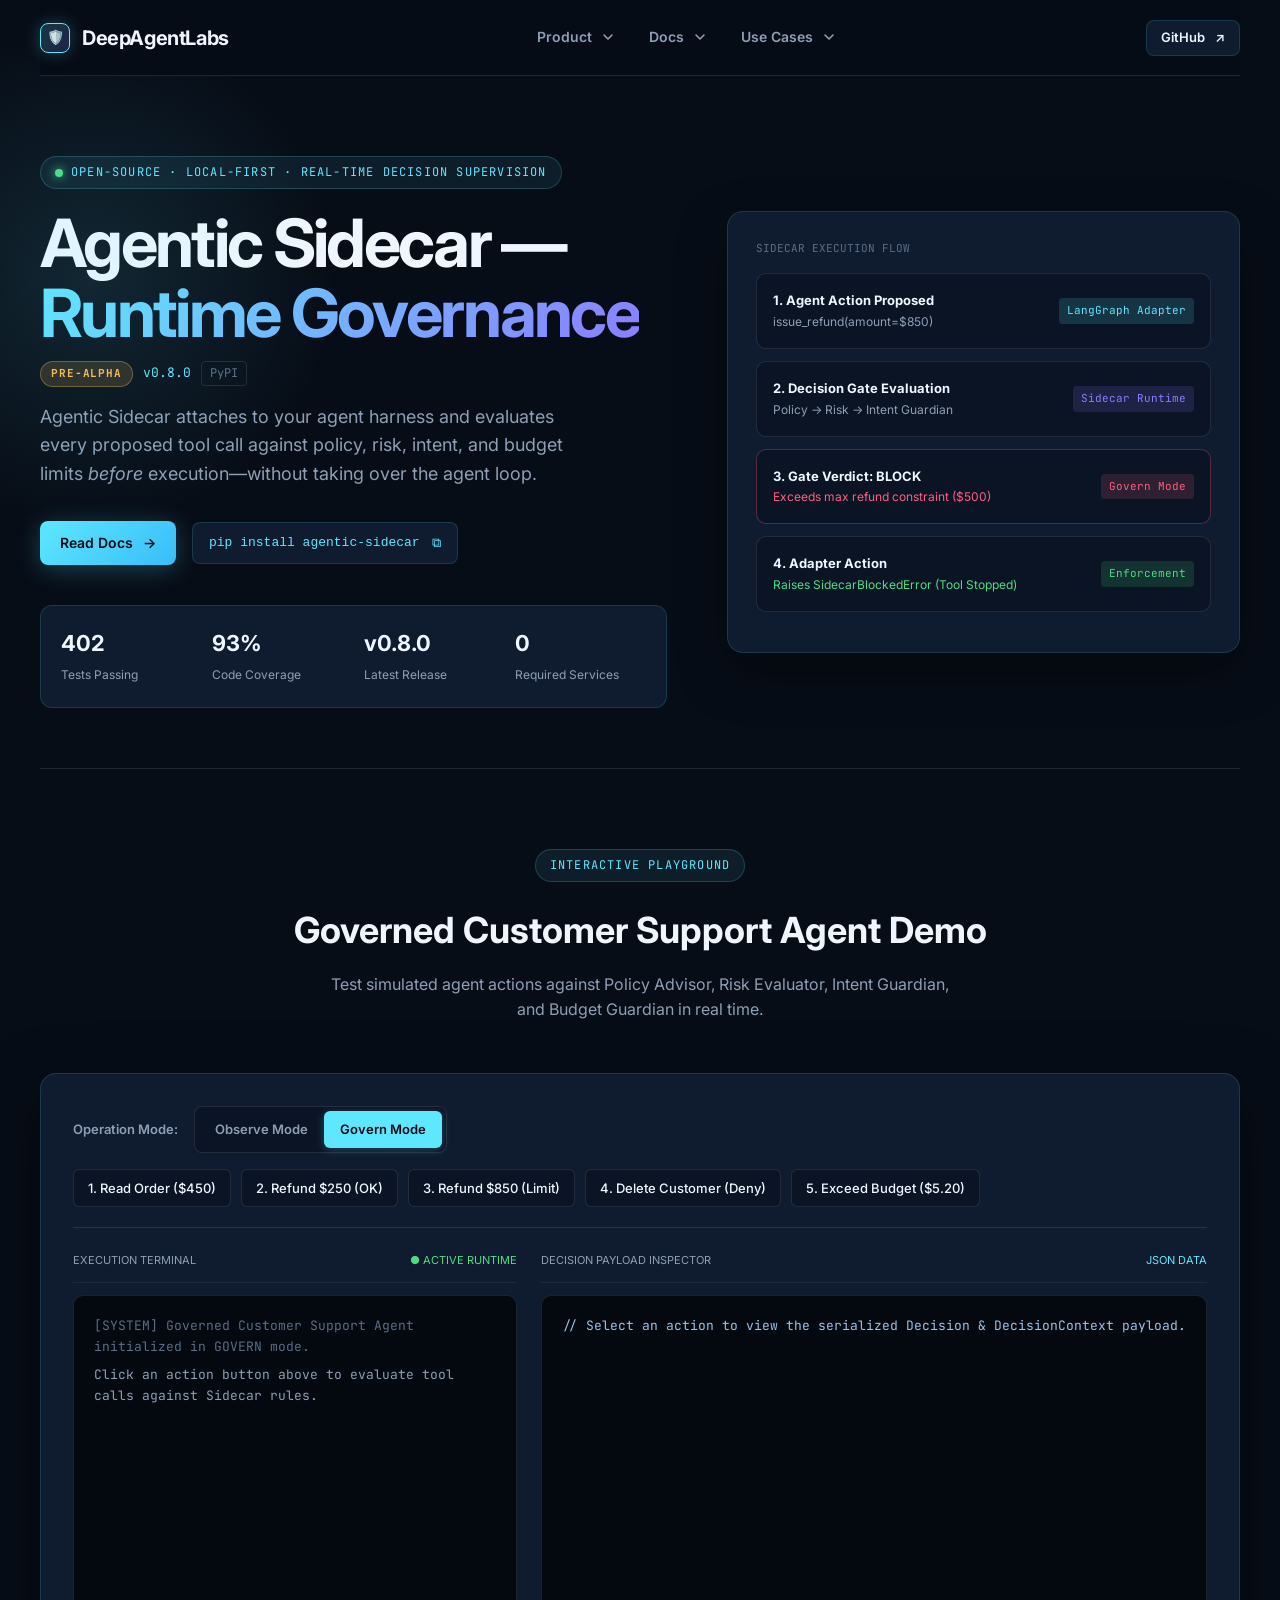
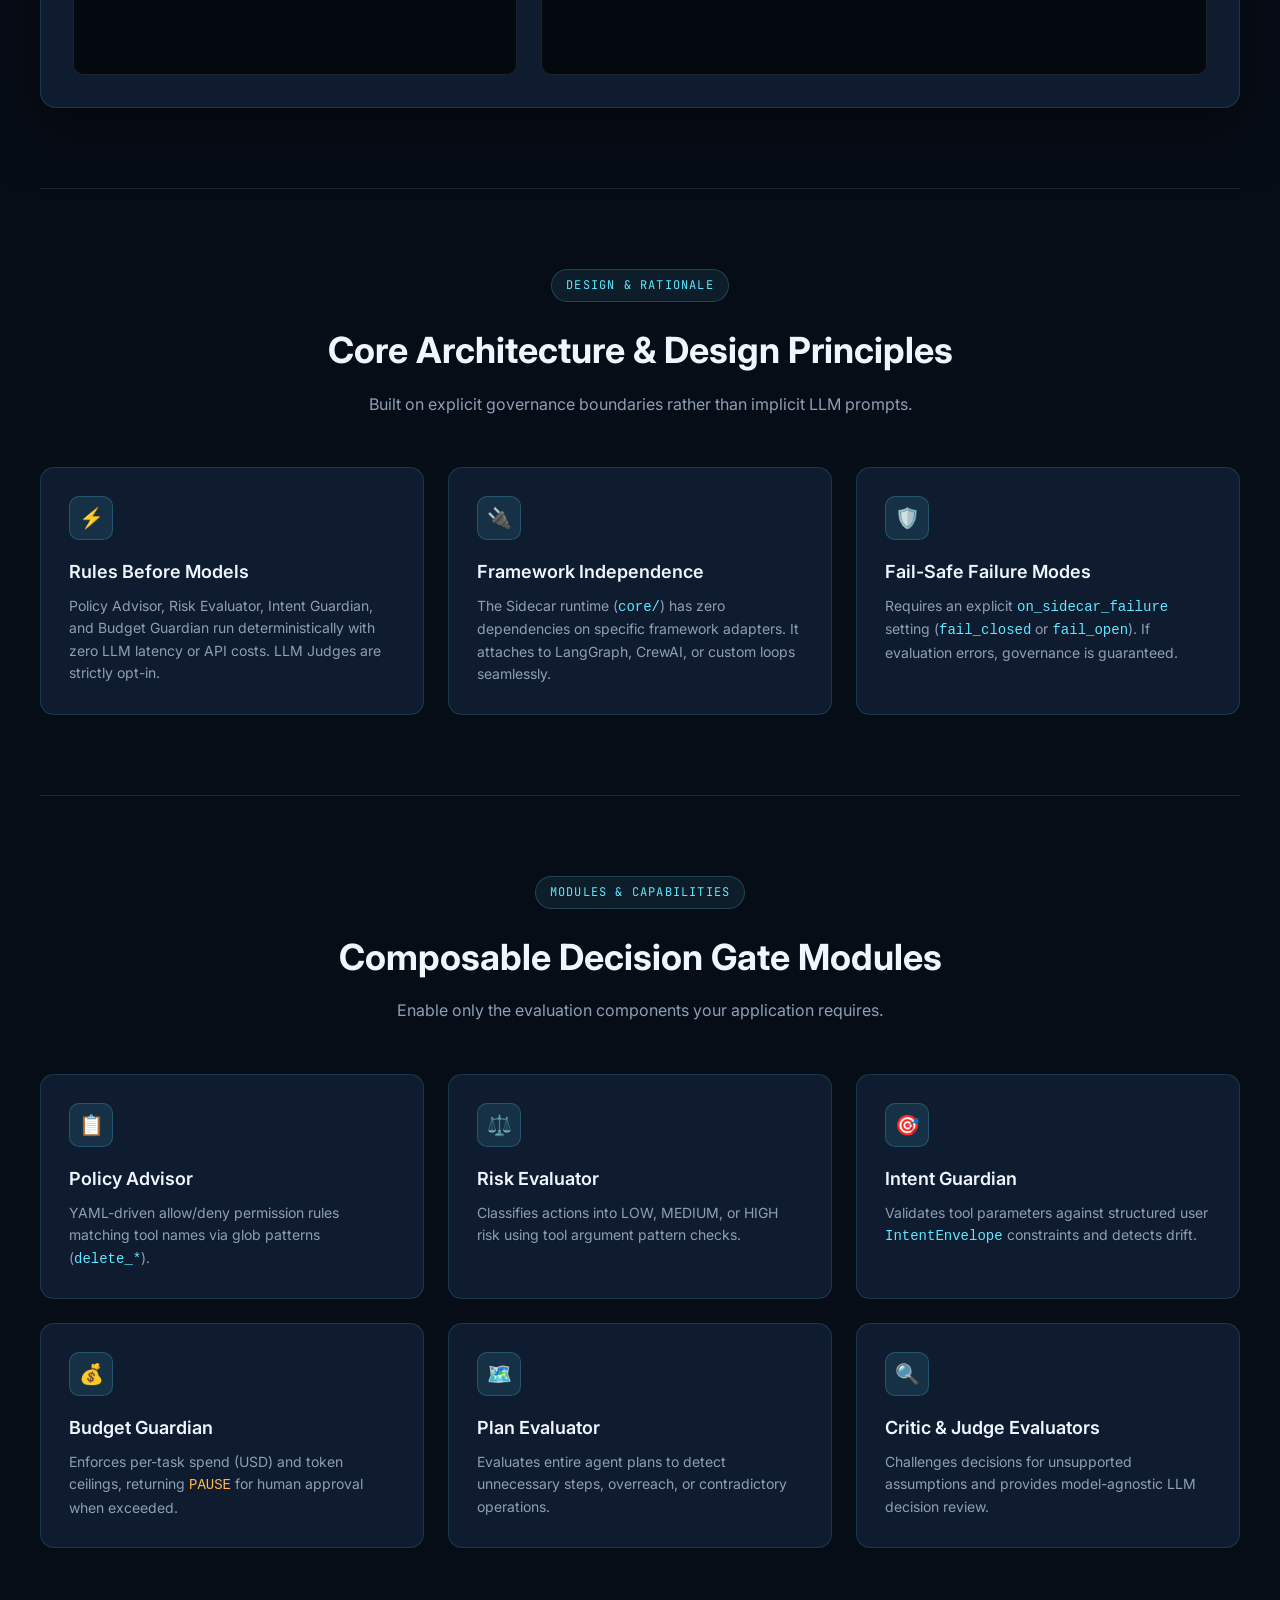
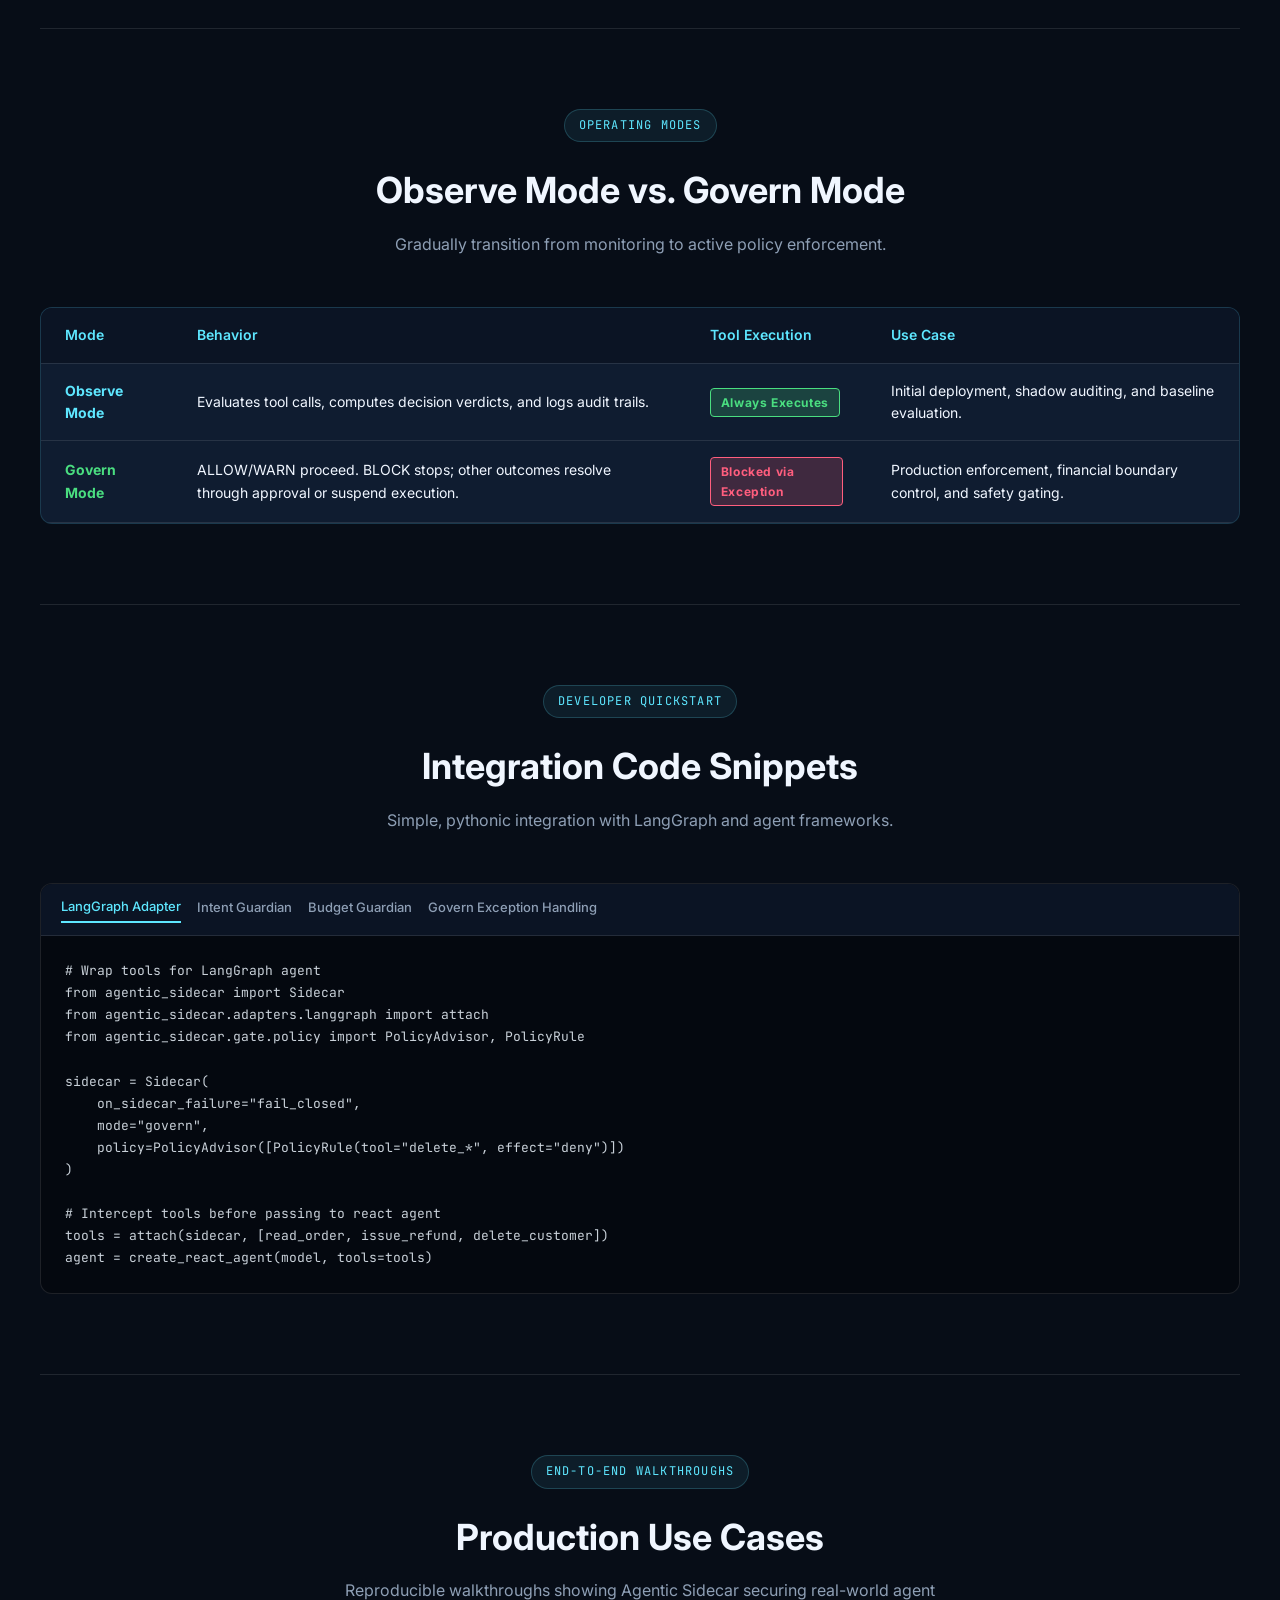
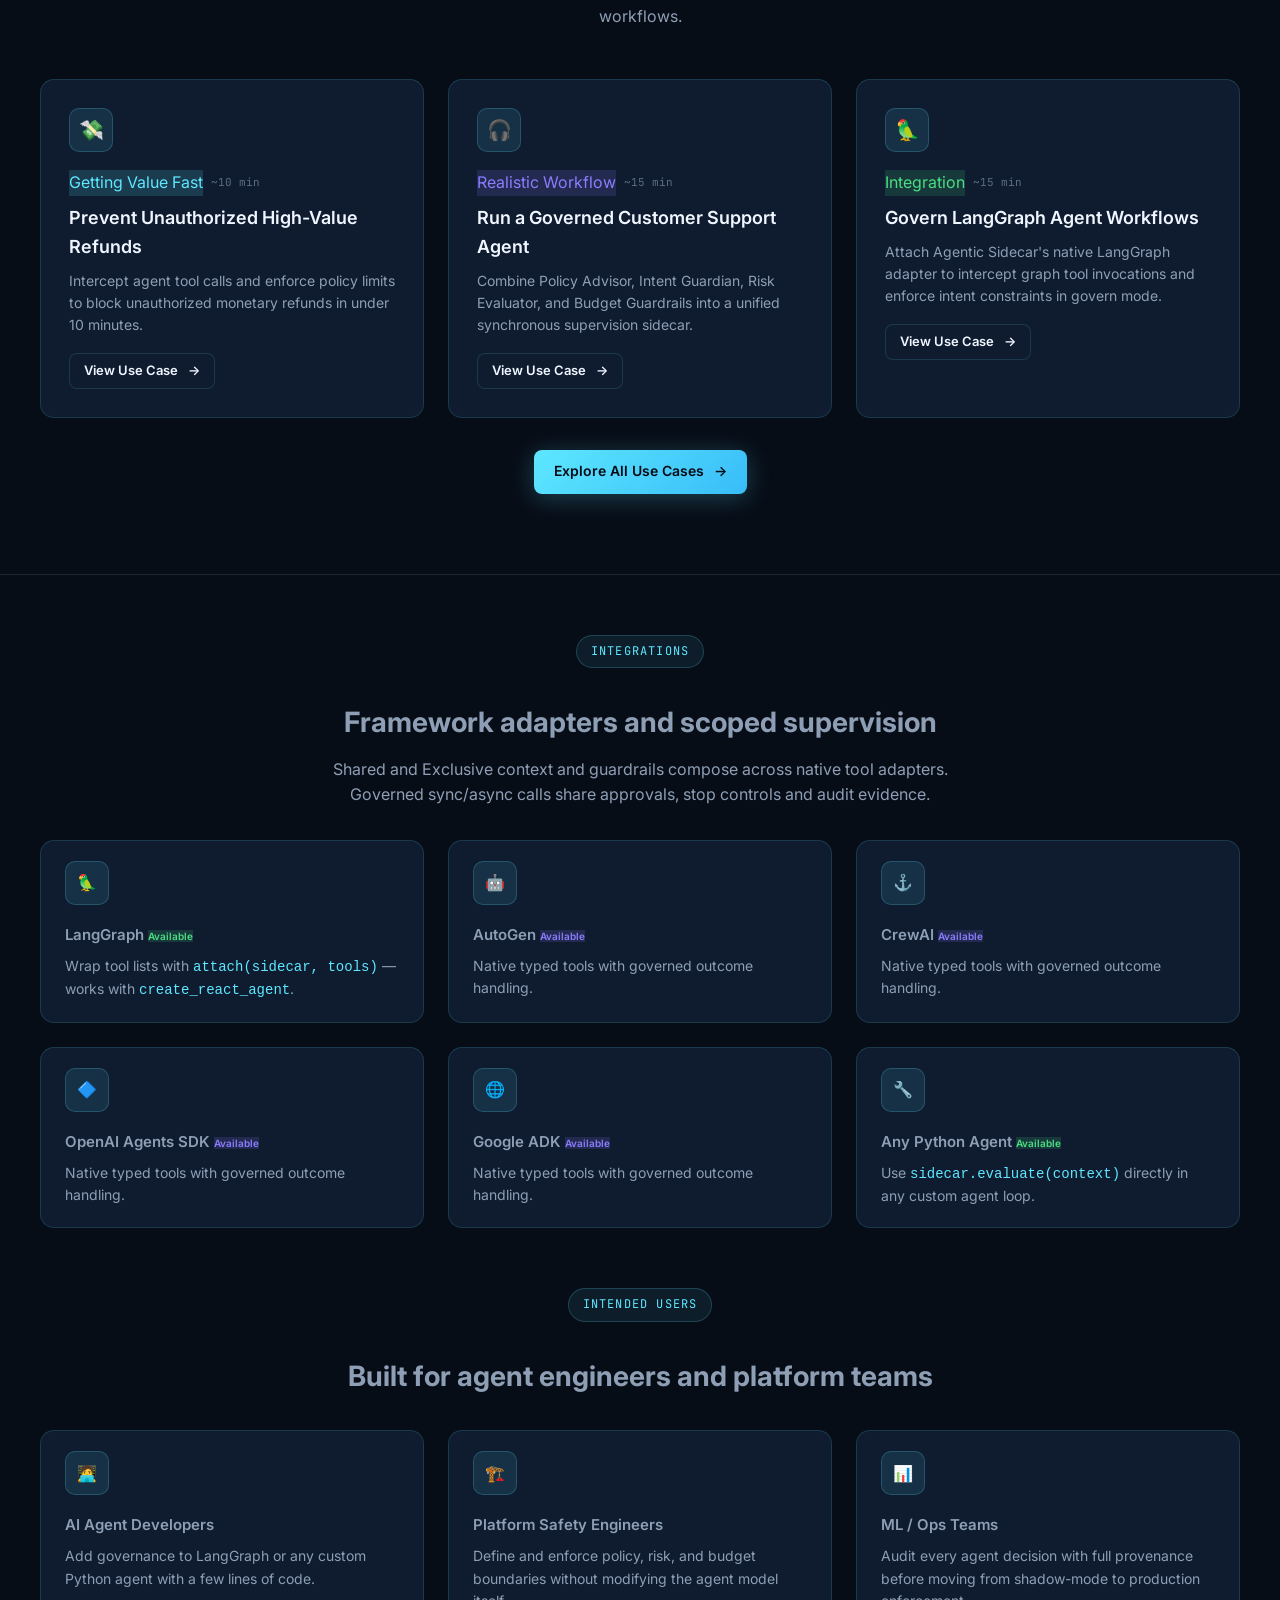
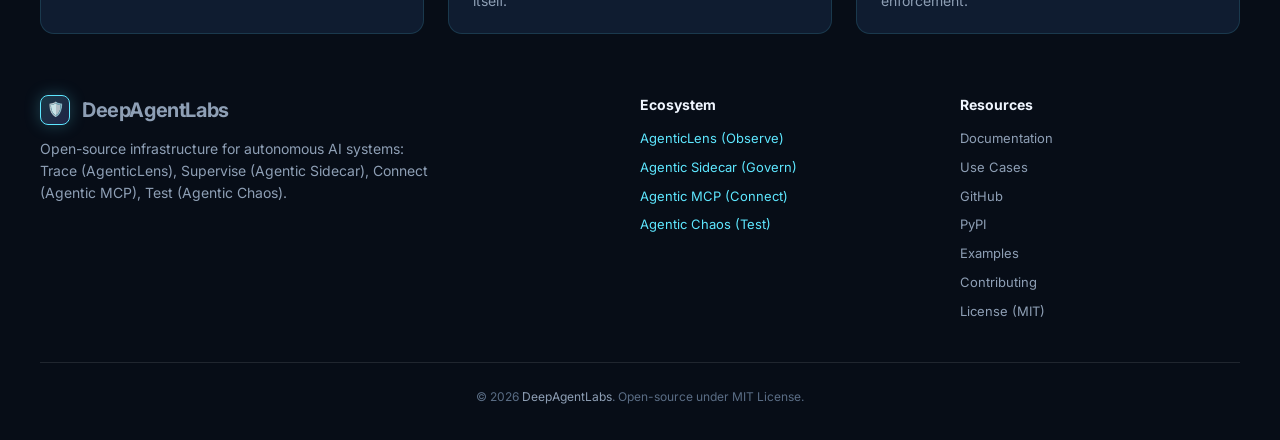
<file: index.html>
<!DOCTYPE html>
<html lang="en">
<head>
  <meta charset="utf-8">
  <meta name="viewport" content="width=device-width, initial-scale=1">
  <meta name="description" content="Companion intelligence and real-time decision supervision layer for autonomous AI agents. Evaluates every tool call against policy, risk, intent, and budget before execution.">
  <meta property="og:title" content="Agentic Sidecar — Runtime Governance for AI Agents">
  <meta property="og:description" content="Evaluate agent decisions against policy, risk, intent, and budget limits before execution.">
  <meta property="og:image" content="https://deepagentlabs.io/agentic-sidecar/og.png">
  <meta property="og:url" content="https://deepagentlabs.io/agentic-sidecar/">
  <meta property="og:type" content="website">
  <meta name="twitter:card" content="summary_large_image">
  <meta name="twitter:title" content="Agentic Sidecar — Runtime Governance for AI Agents">
  <meta name="twitter:description" content="Evaluate agent decisions against policy, risk, intent, and budget limits before execution.">
  <meta name="twitter:image" content="https://deepagentlabs.io/agentic-sidecar/og.png">
  <title>Agentic Sidecar — Runtime Governance for AI Agents</title>
  <link rel="preconnect" href="https://fonts.googleapis.com">
  <link rel="preconnect" href="https://fonts.gstatic.com" crossorigin>
  <link href="https://fonts.googleapis.com/css2?family=Inter:wght@400;500;600;700;800&family=JetBrains+Mono:wght@400;500;600&display=swap" rel="stylesheet">
  <link rel="stylesheet" href="site.css">
</head>
<body>

  <!-- Navigation Bar -->
  <header class="nav shell" id="top">
    <a class="brand" href="https://deepagentlabs.io" aria-label="DeepAgentLabs home">
      <span class="brand-mark"></span>
      DeepAgentLabs
    </a>
    <nav class="nav-links" aria-label="Main navigation">
      <div class="nav-item" data-nav>
        <a class="nav-tab" href="#top">Product</a>
        <button class="nav-caret" type="button" aria-expanded="false" aria-controls="menu-product" aria-label="Show Product menu">
          <svg viewBox="0 0 12 12" aria-hidden="true" focusable="false"><path d="M2 4l4 4 4-4" fill="none" stroke="currentColor" stroke-width="1.6" stroke-linecap="round" stroke-linejoin="round"/></svg>
        </button>
        <div class="nav-menu" id="menu-product" role="menu" aria-label="Product">
          <a role="menuitem" href="#top">Overview</a>
          <a role="menuitem" href="#playground">Live Demo</a>
          <a role="menuitem" href="#architecture">Architecture</a>
          <a role="menuitem" href="#modules">Capabilities</a>
          <a role="menuitem" href="#modes">Observe vs Govern</a>
          <a role="menuitem" href="#quickstart">Quickstart</a>
          <a role="menuitem" href="#ecosystem">Ecosystem</a>
        </div>
      </div>
      <div class="nav-item" data-nav>
        <a class="nav-tab" href="docs/">Docs</a>
        <button class="nav-caret" type="button" aria-expanded="false" aria-controls="menu-docs" aria-label="Show Docs menu">
          <svg viewBox="0 0 12 12" aria-hidden="true" focusable="false"><path d="M2 4l4 4 4-4" fill="none" stroke="currentColor" stroke-width="1.6" stroke-linecap="round" stroke-linejoin="round"/></svg>
        </button>
        <div class="nav-menu" id="menu-docs" role="menu" aria-label="Docs">
          <a role="menuitem" href="docs/">Documentation home</a>
          <a role="menuitem" href="docs/getting-started/">Getting started</a>
          <a role="menuitem" href="docs/architecture/">Architecture</a>
          <a role="menuitem" href="docs/features/">Features</a>
          <a role="menuitem" href="docs/configuration/">Configuration</a>
          <a role="menuitem" href="docs/api-reference/">API reference</a>
          <a role="menuitem" href="docs/cli-reference/">CLI reference</a>
          <a role="menuitem" href="docs/integrations/">Integrations</a>
          <a role="menuitem" href="docs/examples/">Examples</a>
        </div>
      </div>
      <div class="nav-item" data-nav>
        <a class="nav-tab" href="https://deepagentlabs.io/agentic-sidecar/usecases/">Use Cases</a>
        <button class="nav-caret" type="button" aria-expanded="false" aria-controls="menu-usecases" aria-label="Show Use Cases menu">
          <svg viewBox="0 0 12 12" aria-hidden="true" focusable="false"><path d="M2 4l4 4 4-4" fill="none" stroke="currentColor" stroke-width="1.6" stroke-linecap="round" stroke-linejoin="round"/></svg>
        </button>
        <div class="nav-menu" id="menu-usecases" role="menu" aria-label="Use Cases">
          <a role="menuitem" href="https://deepagentlabs.io/agentic-sidecar/usecases/">All use cases</a>
          <a role="menuitem" href="usecases/prevent-unauthorized-refunds/">Prevent Unauthorized Refunds</a>
          <a role="menuitem" href="usecases/governed-customer-support-agent/">Governed Customer Support Agent</a>
          <a role="menuitem" href="usecases/govern-langgraph-agent-workflows/">Govern LangGraph Workflows</a>
        </div>
      </div>
    </nav>

    <a class="button button-small button-ghost" href="https://github.com/DeepAgentLabs/agentic-sidecar" target="_blank" rel="noopener">
      GitHub <span>↗</span>
    </a>
  </header>

  <!-- Hero Section -->
  <section class="hero shell" id="agentic-sidecar-top">
    <div class="hero-copy">
      <div class="eyebrow">
        <span class="live-dot"></span> Open-source · Local-first · Real-time Decision Supervision
      </div>
      <div style="display:flex; align-items:center; gap:12px; margin-bottom:12px;">
        <h1 style="margin-bottom:0">Agentic Sidecar — <span>Runtime Governance</span></h1>
      </div>
      <div style="display:flex; align-items:center; gap:10px; margin-bottom:16px;">
        <span class="maturity-badge">Pre-Alpha</span>
        <span style="font-family:var(--font-mono); font-size:13px; color:var(--cyan);">v0.8.0</span>
        <a href="https://pypi.org/project/agentic-sidecar/" style="font-size:12px; color:var(--text-dim); border:1px solid var(--line); padding:2px 8px; border-radius:4px; font-family:var(--font-mono);" target="_blank" rel="noopener">PyPI</a>
      </div>
      <p class="hero-lead">
        Agentic Sidecar attaches to your agent harness and evaluates every proposed tool call against policy, risk, intent, and budget limits <em>before</em> execution—without taking over the agent loop.
      </p>
      <div class="hero-actions">
        <a class="button button-primary" href="docs/">Read Docs <span>→</span></a>
        <button class="copy-command" id="copy-install" title="Copy install command">
          <code>pip install agentic-sidecar</code>
          <span>⧉</span>
        </button>
      </div>
      <div class="hero-stats">
        <div class="stat-item">
          <strong>402</strong>
          <span>Tests Passing</span>
        </div>
        <div class="stat-item">
          <strong>93%</strong>
          <span>Code Coverage</span>
        </div>
        <div class="stat-item">
          <strong>v0.8.0</strong>
          <span>Latest Release</span>
        </div>
        <div class="stat-item">
          <strong>0</strong>
          <span>Required Services</span>
        </div>
      </div>
    </div>

    <!-- Hero Architecture Box -->
    <div class="hero-visual" aria-label="Sidecar Decision Pipeline">
      <div style="font-size: 11px; text-transform: uppercase; color: var(--text-dim); margin-bottom: 16px; font-family: var(--font-mono);">
        Sidecar Execution Flow
      </div>
      <div class="pipeline-box">
        <div><strong>1. Agent Action Proposed</strong><br><span style="color: var(--text-muted); font-size: 12px;">issue_refund(amount=$850)</span></div>
        <span class="tag tag-blue">LangGraph Adapter</span>
      </div>
      <div class="pipeline-box">
        <div><strong>2. Decision Gate Evaluation</strong><br><span style="color: var(--text-muted); font-size: 12px;">Policy → Risk → Intent Guardian</span></div>
        <span class="tag tag-purple">Sidecar Runtime</span>
      </div>
      <div class="pipeline-box" style="border-color: rgba(255,94,126,0.3);">
        <div><strong>3. Gate Verdict: BLOCK</strong><br><span style="color: var(--red); font-size: 12px;">Exceeds max refund constraint ($500)</span></div>
        <span class="tag tag-red">Govern Mode</span>
      </div>
      <div class="pipeline-box">
        <div><strong>4. Adapter Action</strong><br><span style="color: var(--green); font-size: 12px;">Raises SidecarBlockedError (Tool Stopped)</span></div>
        <span class="tag tag-green">Enforcement</span>
      </div>
    </div>
  </section>

  <!-- Interactive Demo Section -->
  <section class="section shell" id="playground">
    <div class="section-header">
      <div class="eyebrow">Interactive Playground</div>
      <h2 class="section-title">Governed Customer Support Agent Demo</h2>
      <p class="section-subtitle">Test simulated agent actions against Policy Advisor, Risk Evaluator, Intent Guardian, and Budget Guardian in real time.</p>
    </div>

    <div class="demo-card">
      <div class="demo-controls">
        <div>
          <span style="font-size: 13px; font-weight: 600; color: var(--text-muted); margin-right: 12px;">Operation Mode:</span>
          <div class="mode-toggle">
            <button class="mode-btn" id="mode-observe">Observe Mode</button>
            <button class="mode-btn active" id="mode-govern">Govern Mode</button>
          </div>
        </div>
        <div class="action-buttons">
          <button class="act-btn" data-action="read_order">1. Read Order ($450)</button>
          <button class="act-btn" data-action="refund_250">2. Refund $250 (OK)</button>
          <button class="act-btn" data-action="refund_850">3. Refund $850 (Limit)</button>
          <button class="act-btn" data-action="delete_customer">4. Delete Customer (Deny)</button>
          <button class="act-btn" data-action="over_budget">5. Exceed Budget ($5.20)</button>
        </div>
      </div>

      <div class="demo-grid">
        <!-- Console Output -->
        <div>
          <div class="console-header">
            <span>Execution Terminal</span>
            <span style="color: var(--green);">● Active Runtime</span>
          </div>
          <div class="console-box" id="demo-console">
            <div style="color: var(--text-dim); margin-bottom: 8px;">[SYSTEM] Governed Customer Support Agent initialized in GOVERN mode.</div>
            <div style="color: var(--text-muted); margin-bottom: 8px;">Click an action button above to evaluate tool calls against Sidecar rules.</div>
          </div>
        </div>

        <!-- JSON Context Inspector -->
        <div>
          <div class="console-header">
            <span>Decision Payload Inspector</span>
            <span style="color: var(--cyan);">JSON Data</span>
          </div>
          <pre class="console-box" id="json-console" style="color: #9ec1e6;">// Select an action to view the serialized Decision & DecisionContext payload.</pre>
        </div>
      </div>
    </div>
  </section>

  <!-- Architecture Section -->
  <section class="section shell" id="architecture">
    <div class="section-header">
      <div class="eyebrow">Design & Rationale</div>
      <h2 class="section-title">Core Architecture & Design Principles</h2>
      <p class="section-subtitle">Built on explicit governance boundaries rather than implicit LLM prompts.</p>
    </div>

    <div class="grid-3">
      <div class="feature-card">
        <div class="card-icon">⚡</div>
        <h3>Rules Before Models</h3>
        <p>Policy Advisor, Risk Evaluator, Intent Guardian, and Budget Guardian run deterministically with zero LLM latency or API costs. LLM Judges are strictly opt-in.</p>
      </div>

      <div class="feature-card">
        <div class="card-icon">🔌</div>
        <h3>Framework Independence</h3>
        <p>The Sidecar runtime (<code style="color:var(--cyan)">core/</code>) has zero dependencies on specific framework adapters. It attaches to LangGraph, CrewAI, or custom loops seamlessly.</p>
      </div>

      <div class="feature-card">
        <div class="card-icon">🛡️</div>
        <h3>Fail-Safe Failure Modes</h3>
        <p>Requires an explicit <code style="color:var(--cyan)">on_sidecar_failure</code> setting (<code style="color:var(--cyan)">fail_closed</code> or <code style="color:var(--cyan)">fail_open</code>). If evaluation errors, governance is guaranteed.</p>
      </div>
    </div>
  </section>

  <!-- Capabilities Section -->
  <section class="section shell" id="modules">
    <div class="section-header">
      <div class="eyebrow">Modules & Capabilities</div>
      <h2 class="section-title">Composable Decision Gate Modules</h2>
      <p class="section-subtitle">Enable only the evaluation components your application requires.</p>
    </div>

    <div class="grid-3">
      <div class="feature-card">
        <div class="card-icon">📋</div>
        <h3>Policy Advisor</h3>
        <p>YAML-driven allow/deny permission rules matching tool names via glob patterns (<code style="color:var(--cyan)">delete_*</code>).</p>
      </div>

      <div class="feature-card">
        <div class="card-icon">⚖️</div>
        <h3>Risk Evaluator</h3>
        <p>Classifies actions into LOW, MEDIUM, or HIGH risk using tool argument pattern checks.</p>
      </div>

      <div class="feature-card">
        <div class="card-icon">🎯</div>
        <h3>Intent Guardian</h3>
        <p>Validates tool parameters against structured user <code style="color:var(--cyan)">IntentEnvelope</code> constraints and detects drift.</p>
      </div>

      <div class="feature-card">
        <div class="card-icon">💰</div>
        <h3>Budget Guardian</h3>
        <p>Enforces per-task spend (USD) and token ceilings, returning <code style="color:var(--amber)">PAUSE</code> for human approval when exceeded.</p>
      </div>

      <div class="feature-card">
        <div class="card-icon">🗺️</div>
        <h3>Plan Evaluator</h3>
        <p>Evaluates entire agent plans to detect unnecessary steps, overreach, or contradictory operations.</p>
      </div>

      <div class="feature-card">
        <div class="card-icon">🔍</div>
        <h3>Critic & Judge Evaluators</h3>
        <p>Challenges decisions for unsupported assumptions and provides model-agnostic LLM decision review.</p>
      </div>
    </div>
  </section>

  <!-- Observe vs Govern Modes -->
  <section class="section shell" id="modes">
    <div class="section-header">
      <div class="eyebrow">Operating Modes</div>
      <h2 class="section-title">Observe Mode vs. Govern Mode</h2>
      <p class="section-subtitle">Gradually transition from monitoring to active policy enforcement.</p>
    </div>

    <div class="table-wrapper">
      <table>
        <thead>
          <tr>
            <th>Mode</th>
            <th>Behavior</th>
            <th>Tool Execution</th>
            <th>Use Case</th>
          </tr>
        </thead>
        <tbody>
          <tr>
            <td><strong style="color: var(--cyan);">Observe Mode</strong></td>
            <td>Evaluates tool calls, computes decision verdicts, and logs audit trails.</td>
            <td><span class="verdict-badge badge-allow">Always Executes</span></td>
            <td>Initial deployment, shadow auditing, and baseline evaluation.</td>
          </tr>
          <tr>
            <td><strong style="color: var(--green);">Govern Mode</strong></td>
            <td>ALLOW/WARN proceed. BLOCK stops; other outcomes resolve through approval or suspend execution.</td>
            <td><span class="verdict-badge badge-block">Blocked via Exception</span></td>
            <td>Production enforcement, financial boundary control, and safety gating.</td>
          </tr>
        </tbody>
      </table>
    </div>
  </section>

  <!-- Quickstart & API Code -->
  <section class="section shell" id="quickstart">
    <div class="section-header">
      <div class="eyebrow">Developer Quickstart</div>
      <h2 class="section-title">Integration Code Snippets</h2>
      <p class="section-subtitle">Simple, pythonic integration with LangGraph and agent frameworks.</p>
    </div>

    <div class="code-box">
      <div class="code-header">
        <button class="tab-btn active" data-tab="langgraph">LangGraph Adapter</button>
        <button class="tab-btn" data-tab="intent">Intent Guardian</button>
        <button class="tab-btn" data-tab="budget">Budget Guardian</button>
        <button class="tab-btn" data-tab="govern">Govern Exception Handling</button>
      </div>
      <pre class="code-content" id="code-display"># Wrap tools for LangGraph agent
from agentic_sidecar import Sidecar
from agentic_sidecar.adapters.langgraph import attach
from agentic_sidecar.gate.policy import PolicyAdvisor, PolicyRule

sidecar = Sidecar(
    on_sidecar_failure="fail_closed",
    mode="govern",
    policy=PolicyAdvisor([PolicyRule(tool="delete_*", effect="deny")])
)

# Intercept tools before passing to react agent
tools = attach(sidecar, [read_order, issue_refund, delete_customer])
agent = create_react_agent(model, tools=tools)</pre>
    </div>
  </section>

  <!-- Use Cases Section -->
  <section class="section shell" id="usecases">
    <div class="section-header">
      <div class="eyebrow">End-to-End Walkthroughs</div>
      <h2 class="section-title">Production Use Cases</h2>
      <p class="section-subtitle">Reproducible walkthroughs showing Agentic Sidecar securing real-world agent workflows.</p>
    </div>

    <div class="grid-3">
      <div class="feature-card">
        <div class="card-icon">💸</div>
        <div style="display:flex; align-items:center; gap:8px; margin-bottom:8px;">
          <span class="tag tag-blue">Getting Value Fast</span>
          <span style="font-size:11px; color:var(--text-dim); font-family:var(--font-mono);">~10 min</span>
        </div>
        <h3>Prevent Unauthorized High-Value Refunds</h3>
        <p>Intercept agent tool calls and enforce policy limits to block unauthorized monetary refunds in under 10 minutes.</p>
        <a class="button button-small button-ghost" href="usecases/prevent-unauthorized-refunds/" style="margin-top:16px;">View Use Case <span>→</span></a>
      </div>

      <div class="feature-card">
        <div class="card-icon">🎧</div>
        <div style="display:flex; align-items:center; gap:8px; margin-bottom:8px;">
          <span class="tag tag-purple">Realistic Workflow</span>
          <span style="font-size:11px; color:var(--text-dim); font-family:var(--font-mono);">~15 min</span>
        </div>
        <h3>Run a Governed Customer Support Agent</h3>
        <p>Combine Policy Advisor, Intent Guardian, Risk Evaluator, and Budget Guardrails into a unified synchronous supervision sidecar.</p>
        <a class="button button-small button-ghost" href="usecases/governed-customer-support-agent/" style="margin-top:16px;">View Use Case <span>→</span></a>
      </div>

      <div class="feature-card">
        <div class="card-icon">🦜</div>
        <div style="display:flex; align-items:center; gap:8px; margin-bottom:8px;">
          <span class="tag tag-green">Integration</span>
          <span style="font-size:11px; color:var(--text-dim); font-family:var(--font-mono);">~15 min</span>
        </div>
        <h3>Govern LangGraph Agent Workflows</h3>
        <p>Attach Agentic Sidecar's native LangGraph adapter to intercept graph tool invocations and enforce intent constraints in govern mode.</p>
        <a class="button button-small button-ghost" href="usecases/govern-langgraph-agent-workflows/" style="margin-top:16px;">View Use Case <span>→</span></a>
      </div>
    </div>
    <div style="text-align:center; margin-top:32px;">
      <a class="button button-primary" href="usecases/">Explore All Use Cases <span>→</span></a>
    </div>
  </section>

  <!-- DeepAgentLabs Ecosystem & Footer -->
  <footer id="ecosystem">
    <div class="shell">

      <!-- Integrations strip -->
      <div class="section-header" style="margin-bottom:32px;">
        <div class="eyebrow" style="display:inline-flex;">Integrations</div>
        <h2 class="section-title" style="font-size:28px; margin-top:12px;">Framework adapters and scoped supervision</h2>
        <p class="section-subtitle">Shared and Exclusive context and guardrails compose across native tool adapters. Governed sync/async calls share approvals, stop controls and audit evidence.</p>
      </div>
      <div class="grid-3" style="margin-bottom:60px;">
        <div class="feature-card" style="padding:20px 24px;">
          <div class="card-icon" style="font-size:16px;">🦜</div>
          <h3 style="font-size:15px;">LangGraph <span class="tag tag-green" style="font-size:10px; vertical-align:middle;">Available</span></h3>
          <p>Wrap tool lists with <code style="color:var(--cyan)">attach(sidecar, tools)</code> — works with <code style="color:var(--cyan)">create_react_agent</code>.</p>
        </div>
        <div class="feature-card" style="padding:20px 24px;">
          <div class="card-icon" style="font-size:16px;">🤖</div>
          <h3 style="font-size:15px;">AutoGen <span class="tag tag-purple" style="font-size:10px; vertical-align:middle;">Available</span></h3>
          <p>Native typed tools with governed outcome handling.</p>
        </div>
        <div class="feature-card" style="padding:20px 24px;">
          <div class="card-icon" style="font-size:16px;">⚓</div>
          <h3 style="font-size:15px;">CrewAI <span class="tag tag-purple" style="font-size:10px; vertical-align:middle;">Available</span></h3>
          <p>Native typed tools with governed outcome handling.</p>
        </div>
        <div class="feature-card" style="padding:20px 24px;">
          <div class="card-icon" style="font-size:16px;">🔷</div>
          <h3 style="font-size:15px;">OpenAI Agents SDK <span class="tag tag-purple" style="font-size:10px; vertical-align:middle;">Available</span></h3>
          <p>Native typed tools with governed outcome handling.</p>
        </div>
        <div class="feature-card" style="padding:20px 24px;">
          <div class="card-icon" style="font-size:16px;">🌐</div>
          <h3 style="font-size:15px;">Google ADK <span class="tag tag-purple" style="font-size:10px; vertical-align:middle;">Available</span></h3>
          <p>Native typed tools with governed outcome handling.</p>
        </div>
        <div class="feature-card" style="padding:20px 24px;">
          <div class="card-icon" style="font-size:16px;">🔧</div>
          <h3 style="font-size:15px;">Any Python Agent <span class="tag tag-green" style="font-size:10px; vertical-align:middle;">Available</span></h3>
          <p>Use <code style="color:var(--cyan)">sidecar.evaluate(context)</code> directly in any custom agent loop.</p>
        </div>
      </div>

      <!-- Who is it for -->
      <div class="section-header" style="margin-bottom:32px;">
        <div class="eyebrow" style="display:inline-flex;">Intended Users</div>
        <h2 class="section-title" style="font-size:28px; margin-top:12px;">Built for agent engineers and platform teams</h2>
      </div>
      <div class="grid-3" style="margin-bottom:60px;">
        <div class="feature-card" style="padding:20px 24px;">
          <div class="card-icon" style="font-size:16px;">🧑‍💻</div>
          <h3 style="font-size:15px;">AI Agent Developers</h3>
          <p>Add governance to LangGraph or any custom Python agent with a few lines of code.</p>
        </div>
        <div class="feature-card" style="padding:20px 24px;">
          <div class="card-icon" style="font-size:16px;">🏗️</div>
          <h3 style="font-size:15px;">Platform Safety Engineers</h3>
          <p>Define and enforce policy, risk, and budget boundaries without modifying the agent model itself.</p>
        </div>
        <div class="feature-card" style="padding:20px 24px;">
          <div class="card-icon" style="font-size:16px;">📊</div>
          <h3 style="font-size:15px;">ML / Ops Teams</h3>
          <p>Audit every agent decision with full provenance before moving from shadow-mode to production enforcement.</p>
        </div>
      </div>

      <div class="footer-grid">
        <div>
          <div class="brand" style="margin-bottom: 12px;">
            <span class="brand-mark"></span>
            <a href="https://deepagentlabs.io" style="color:inherit;">DeepAgentLabs</a>
          </div>
          <p style="color: var(--text-muted); font-size: 14px; max-width: 400px;">
            Open-source infrastructure for autonomous AI systems: Trace (AgenticLens), Supervise (Agentic Sidecar), Connect (Agentic MCP), Test (Agentic Chaos).
          </p>
        </div>
        <div>
          <h4 style="color: var(--text); margin-bottom: 12px;">Ecosystem</h4>
          <ul style="list-style: none; display: grid; gap: 8px; font-size: 13px;">
            <li><a href="https://deepagentlabs.io/agenticlens/" style="color: var(--cyan);">AgenticLens (Observe)</a></li>
            <li><a href="https://deepagentlabs.io/agentic-sidecar/" style="color: var(--cyan);">Agentic Sidecar (Govern)</a></li>
            <li><a href="https://deepagentlabs.io/deep-agenticcore-mcp/" style="color: var(--cyan);">Agentic MCP (Connect)</a></li>
            <li><a href="https://deepagentlabs.io/agentic-chaos/" style="color: var(--cyan);">Agentic Chaos (Test)</a></li>
          </ul>
        </div>
        <div>
          <h4 style="color: var(--text); margin-bottom: 12px;">Resources</h4>
          <ul style="list-style: none; display: grid; gap: 8px; font-size: 13px;">
            <li><a href="docs/">Documentation</a></li>
            <li><a href="usecases/">Use Cases</a></li>
            <li><a href="https://github.com/DeepAgentLabs/agentic-sidecar">GitHub</a></li>
            <li><a href="https://pypi.org/project/agentic-sidecar/">PyPI</a></li>
            <li><a href="https://github.com/DeepAgentLabs/agentic-sidecar/tree/main/examples">Examples</a></li>
            <li><a href="https://github.com/DeepAgentLabs/agentic-sidecar/blob/main/CONTRIBUTING.md">Contributing</a></li>
            <li><a href="https://github.com/DeepAgentLabs/agentic-sidecar/blob/main/LICENSE">License (MIT)</a></li>
          </ul>
        </div>
      </div>
      <div style="border-top: 1px solid var(--line); padding-top: 24px; text-align: center; font-size: 12px; color: var(--text-dim);">
        © 2026 <a href="https://deepagentlabs.io" style="color:var(--text-muted);">DeepAgentLabs</a>. Open-source under MIT License.
      </div>
    </div>
  </footer>

  <script src="site.js"></script>
</body>
</html>
</file>
<file: site.css>
:root {
  --bg: #070d17;
  --bg-subtle: #0b1424;
  --panel: #0f1c30;
  --panel-hover: #15253f;
  --panel-border: rgba(94, 231, 255, 0.14);
  --line: rgba(255, 255, 255, 0.1);
  --text: #f0f6ff;
  --text-muted: #8e9fb5;
  --text-dim: #5a6d85;
  
  --cyan: #5ee7ff;
  --violet: #8b7cff;
  --green: #4ade80;
  --red: #ff5e7e;
  --amber: #ffb84d;
  
  --cyan-glow: rgba(94, 231, 255, 0.25);
  --green-glow: rgba(74, 222, 128, 0.25);
  --red-glow: rgba(255, 94, 126, 0.25);
  --amber-glow: rgba(255, 184, 77, 0.25);

  --font-sans: 'Inter', -apple-system, BlinkMacSystemFont, "Segoe UI", Roboto, sans-serif;
  --font-mono: 'JetBrains Mono', 'Fira Code', Consolas, monospace;
}

* { box-sizing: border-box; margin: 0; padding: 0; }
html { scroll-behavior: smooth; }
body {
  background: var(--bg);
  color: var(--text);
  font-family: var(--font-sans);
  line-height: 1.6;
  overflow-x: hidden;
}

.maturity-badge {
  display: inline-block;
  padding: 3px 10px;
  border-radius: 20px;
  font-size: 11px;
  font-weight: 700;
  letter-spacing: 0.08em;
  text-transform: uppercase;
  background: rgba(255, 184, 77, 0.15);
  color: var(--amber);
  border: 1px solid rgba(255, 184, 77, 0.35);
  font-family: var(--font-mono);
}

a { color: inherit; text-decoration: none; }
button { font: inherit; cursor: pointer; border: none; background: none; }

.shell {
  width: min(1200px, calc(100% - 40px));
  margin-inline: auto;
}

/* Header & Navigation */
.nav {
  height: 76px;
  display: flex;
  align-items: center;
  justify-content: space-between;
  position: sticky;
  top: 0;
  z-index: 100;
  backdrop-filter: blur(16px);
  background: rgba(7, 13, 23, 0.82);
  border-bottom: 1px solid var(--line);
}

.brand {
  display: inline-flex;
  align-items: center;
  gap: 12px;
  font-size: 20px;
  font-weight: 700;
  letter-spacing: -0.02em;
}

.brand-mark {
  width: 30px;
  height: 30px;
  display: grid;
  place-items: center;
  position: relative;
  background: linear-gradient(135deg, rgba(94,231,255,0.2), rgba(139,124,255,0.2));
  border-radius: 8px;
  border: 1px solid var(--cyan);
  box-shadow: 0 0 16px var(--cyan-glow);
}

.brand-mark::after {
  content: '🛡️';
  font-size: 14px;
}

.nav-links {
  display: flex;
  gap: 28px;
  color: var(--text-muted);
  font-size: 14px;
  font-weight: 500;
  align-items: center;
}
.nav-links a { transition: color 0.2s; }
.nav-links a:hover { color: var(--cyan); }

/* Dropdown tabs: Product / Docs / Use Cases */
.nav-item { position: relative; display: inline-flex; align-items: center; }
.nav-tab { color: var(--text-muted); font-size: 14px; font-weight: 600; padding: 8px 2px; white-space: nowrap; }
.nav-item:hover > .nav-tab, .nav-item:focus-within > .nav-tab, .nav-item.is-open > .nav-tab { color: var(--cyan); }
.nav-caret { display: inline-flex; align-items: center; justify-content: center; width: 22px; height: 22px; margin-left: 3px; color: var(--text-muted); border-radius: 6px; transition: color 0.2s; }
.nav-caret svg { width: 12px; height: 12px; transition: transform 0.2s ease; }
.nav-caret:hover, .nav-item.is-open .nav-caret { color: var(--cyan); }
.nav-item.is-open .nav-caret svg { transform: rotate(180deg); }
.nav-tab:focus-visible, .nav-caret:focus-visible { outline: 2px solid var(--cyan); outline-offset: 3px; border-radius: 6px; }
.nav-menu {
  position: absolute;
  top: calc(100% + 14px);
  left: 0;
  min-width: 236px;
  max-height: 70vh;
  overflow-y: auto;
  padding: 8px;
  background: var(--panel);
  border: 1px solid var(--panel-border);
  border-radius: 12px;
  box-shadow: 0 20px 50px rgba(0, 0, 0, 0.5);
  display: flex;
  flex-direction: column;
  gap: 2px;
  opacity: 0;
  visibility: hidden;
  transform: translateY(8px);
  transition: opacity 0.15s ease, transform 0.15s ease, visibility 0.15s;
  z-index: 120;
}
.nav-item:last-child .nav-menu { left: auto; right: 0; }
.nav-item.is-open > .nav-menu { opacity: 1; visibility: visible; transform: translateY(0); }
@media (hover: hover) and (pointer: fine) {
  .nav-item:hover > .nav-menu { opacity: 1; visibility: visible; transform: translateY(0); }
}
.nav-menu a { padding: 9px 12px; border-radius: 8px; font-size: 13.5px; font-weight: 500; color: var(--text-muted); white-space: nowrap; }
.nav-menu a:hover, .nav-menu a:focus-visible { background: var(--panel-hover); color: var(--cyan); }
.nav-menu a:focus-visible { outline: 2px solid var(--cyan); outline-offset: -2px; }

.button {
  border: 1px solid var(--panel-border);
  border-radius: 8px;
  min-height: 44px;
  padding: 0 20px;
  display: inline-flex;
  align-items: center;
  justify-content: center;
  gap: 10px;
  font-weight: 600;
  font-size: 14px;
  transition: all 0.2s ease;
}
.button:hover {
  transform: translateY(-2px);
  border-color: var(--cyan);
  box-shadow: 0 4px 20px rgba(94, 231, 255, 0.15);
}
.button-small { min-height: 36px; padding: 0 14px; font-size: 13px; }
.button-primary {
  color: #050b14;
  background: linear-gradient(135deg, var(--cyan), #38bdf8);
  border: none;
  box-shadow: 0 4px 24px var(--cyan-glow);
}
.button-ghost { background: var(--panel); color: var(--text); }

/* Hero Section */
.hero {
  padding-block: 80px 60px;
  display: grid;
  grid-template-columns: 1.1fr 0.9fr;
  gap: 60px;
  align-items: center;
  position: relative;
}

.hero::before {
  content: "";
  position: absolute;
  width: 500px;
  height: 500px;
  left: -200px;
  top: -50px;
  background: radial-gradient(circle, rgba(94, 231, 255, 0.12) 0%, transparent 70%);
  pointer-events: none;
}

.eyebrow {
  display: inline-flex;
  align-items: center;
  gap: 8px;
  color: var(--cyan);
  font-family: var(--font-mono);
  font-size: 12px;
  letter-spacing: 0.1em;
  text-transform: uppercase;
  background: rgba(94, 231, 255, 0.08);
  padding: 6px 14px;
  border-radius: 20px;
  border: 1px solid rgba(94, 231, 255, 0.2);
  margin-bottom: 20px;
}

.live-dot {
  width: 8px;
  height: 8px;
  border-radius: 50%;
  background: var(--green);
  box-shadow: 0 0 10px var(--green);
}

h1 {
  font-size: clamp(42px, 5.2vw, 68px);
  line-height: 1.05;
  letter-spacing: -0.04em;
  font-weight: 700;
  margin-bottom: 20px;
}

h1 span {
  background: linear-gradient(135deg, var(--cyan), var(--violet));
  -webkit-background-clip: text;
  -webkit-text-fill-color: transparent;
}

.hero-lead {
  font-size: 18px;
  color: var(--text-muted);
  margin-bottom: 32px;
  max-width: 560px;
}

.hero-actions {
  display: flex;
  align-items: center;
  gap: 16px;
  margin-bottom: 40px;
  flex-wrap: wrap;
}

.copy-command {
  background: var(--panel);
  border: 1px solid var(--panel-border);
  border-radius: 8px;
  padding: 10px 16px;
  display: inline-flex;
  align-items: center;
  gap: 12px;
  font-family: var(--font-mono);
  font-size: 13px;
  color: var(--cyan);
  transition: all 0.2s;
}
.copy-command:hover {
  background: var(--panel-hover);
  border-color: var(--cyan);
}

.hero-stats {
  display: grid;
  grid-template-columns: repeat(4, 1fr);
  gap: 20px;
  padding: 20px;
  background: var(--panel);
  border: 1px solid var(--panel-border);
  border-radius: 12px;
}

.stat-item strong {
  display: block;
  font-size: 22px;
  font-weight: 700;
  color: var(--text);
}
.stat-item span {
  font-size: 12px;
  color: var(--text-muted);
}

/* Hero Visual Diagram */
.hero-visual {
  background: var(--panel);
  border: 1px solid var(--panel-border);
  border-radius: 16px;
  padding: 28px;
  box-shadow: 0 20px 50px rgba(0, 0, 0, 0.4);
  position: relative;
}

.pipeline-box {
  background: var(--bg-subtle);
  border: 1px solid var(--line);
  border-radius: 10px;
  padding: 16px;
  margin-bottom: 12px;
  display: flex;
  align-items: center;
  justify-content: space-between;
  font-size: 13px;
}

.pipeline-box .tag {
  font-family: var(--font-mono);
  font-size: 11px;
  padding: 4px 8px;
  border-radius: 4px;
}
.tag-blue { background: rgba(94, 231, 255, 0.15); color: var(--cyan); }
.tag-green { background: rgba(74, 222, 128, 0.15); color: var(--green); }
.tag-red { background: rgba(255, 94, 126, 0.15); color: var(--red); }
.tag-purple { background: rgba(139, 124, 255, 0.15); color: var(--violet); }

/* Interactive Demo Section */
.section { padding-block: 80px; border-top: 1px solid var(--line); }
.section-header { text-align: center; margin-bottom: 50px; }
.section-title { font-size: 36px; font-weight: 700; margin-bottom: 12px; }
.section-subtitle { color: var(--text-muted); font-size: 16px; max-width: 640px; margin-inline: auto; }

.demo-card {
  background: var(--panel);
  border: 1px solid var(--panel-border);
  border-radius: 16px;
  padding: 32px;
  box-shadow: 0 20px 60px rgba(0,0,0,0.5);
}

.demo-controls {
  display: flex;
  justify-content: space-between;
  align-items: center;
  margin-bottom: 24px;
  flex-wrap: wrap;
  gap: 16px;
  padding-bottom: 20px;
  border-bottom: 1px solid var(--line);
}

.mode-toggle {
  display: inline-flex;
  background: var(--bg-subtle);
  padding: 4px;
  border-radius: 8px;
  border: 1px solid var(--line);
}

.mode-btn {
  padding: 8px 16px;
  font-size: 13px;
  font-weight: 600;
  border-radius: 6px;
  color: var(--text-muted);
  transition: all 0.2s;
}
.mode-btn.active {
  background: var(--cyan);
  color: #050b14;
  box-shadow: 0 2px 10px var(--cyan-glow);
}

.action-buttons {
  display: flex;
  gap: 10px;
  flex-wrap: wrap;
}

.act-btn {
  background: var(--bg-subtle);
  border: 1px solid var(--line);
  color: var(--text);
  padding: 8px 14px;
  border-radius: 6px;
  font-size: 13px;
  font-weight: 500;
  transition: all 0.2s;
}
.act-btn:hover {
  border-color: var(--cyan);
  background: var(--panel-hover);
}

.demo-grid {
  display: grid;
  grid-template-columns: 1fr 1fr;
  gap: 24px;
}

.console-box {
  background: #04080f;
  border: 1px solid var(--line);
  border-radius: 10px;
  padding: 20px;
  font-family: var(--font-mono);
  font-size: 13px;
  height: 380px;
  overflow-y: auto;
}

.console-header {
  display: flex;
  justify-content: space-between;
  align-items: center;
  padding-bottom: 12px;
  margin-bottom: 12px;
  border-bottom: 1px solid rgba(255,255,255,0.06);
  color: var(--text-muted);
  font-size: 11px;
  text-transform: uppercase;
}

.verdict-badge {
  display: inline-block;
  padding: 4px 10px;
  border-radius: 4px;
  font-weight: 700;
  font-size: 12px;
  letter-spacing: 0.05em;
}
.badge-allow { background: rgba(74, 222, 128, 0.2); color: var(--green); border: 1px solid var(--green); }
.badge-block { background: rgba(255, 94, 126, 0.2); color: var(--red); border: 1px solid var(--red); }
.badge-pause { background: rgba(255, 184, 77, 0.2); color: var(--amber); border: 1px solid var(--amber); }

/* Modules Cards Grid */
.grid-3 {
  display: grid;
  grid-template-columns: repeat(auto-fit, minmax(320px, 1fr));
  gap: 24px;
}

.feature-card {
  background: var(--panel);
  border: 1px solid var(--panel-border);
  border-radius: 14px;
  padding: 28px;
  transition: all 0.2s ease;
}
.feature-card:hover {
  transform: translateY(-4px);
  border-color: var(--cyan);
  box-shadow: 0 12px 30px rgba(0,0,0,0.4);
}

.card-icon {
  width: 44px;
  height: 44px;
  background: rgba(94, 231, 255, 0.1);
  border-radius: 10px;
  display: grid;
  place-items: center;
  font-size: 20px;
  margin-bottom: 18px;
  border: 1px solid rgba(94, 231, 255, 0.2);
}

.feature-card h3 { font-size: 18px; font-weight: 600; margin-bottom: 8px; }
.feature-card p { font-size: 14px; color: var(--text-muted); }

/* Code Tabs & Snippets */
.code-box {
  background: #04080f;
  border: 1px solid var(--line);
  border-radius: 12px;
  overflow: hidden;
}
.code-header {
  background: var(--bg-subtle);
  padding: 12px 20px;
  display: flex;
  gap: 16px;
  border-bottom: 1px solid var(--line);
}
.tab-btn {
  font-size: 13px;
  color: var(--text-muted);
  font-weight: 500;
  padding-bottom: 4px;
}
.tab-btn.active {
  color: var(--cyan);
  border-bottom: 2px solid var(--cyan);
}
.code-content {
  padding: 24px;
  font-family: var(--font-mono);
  font-size: 13px;
  line-height: 1.7;
  color: #c9d1d9;
  overflow-x: auto;
}

/* Comparison Table */
.table-wrapper {
  overflow-x: auto;
  background: var(--panel);
  border: 1px solid var(--panel-border);
  border-radius: 12px;
}

table {
  width: 100%;
  border-collapse: collapse;
  text-align: left;
  font-size: 14px;
}

th, td {
  padding: 16px 24px;
  border-bottom: 1px solid var(--line);
}
th { background: var(--bg-subtle); color: var(--cyan); font-weight: 600; }

/* Footer */
footer {
  padding-block: 60px 40px;
  border-top: 1px solid var(--line);
  color: var(--text-muted);
  font-size: 14px;
}

.footer-grid {
  display: grid;
  grid-template-columns: 2fr 1fr 1fr;
  gap: 40px;
  margin-bottom: 40px;
}

/* Responsive adjustments */
@media (max-width: 900px) {
  .hero { grid-template-columns: 1fr; gap: 40px; }
  .demo-grid { grid-template-columns: 1fr; }
  .footer-grid { grid-template-columns: 1fr; }
  .nav {
    height: auto;
    flex-wrap: wrap;
    gap: 12px 16px;
    padding-block: 12px;
    justify-content: flex-start;
  }
  .nav-links { gap: 18px; flex-wrap: wrap; }
  .nav-menu { min-width: 200px; max-height: 50vh; }
}
</file>
